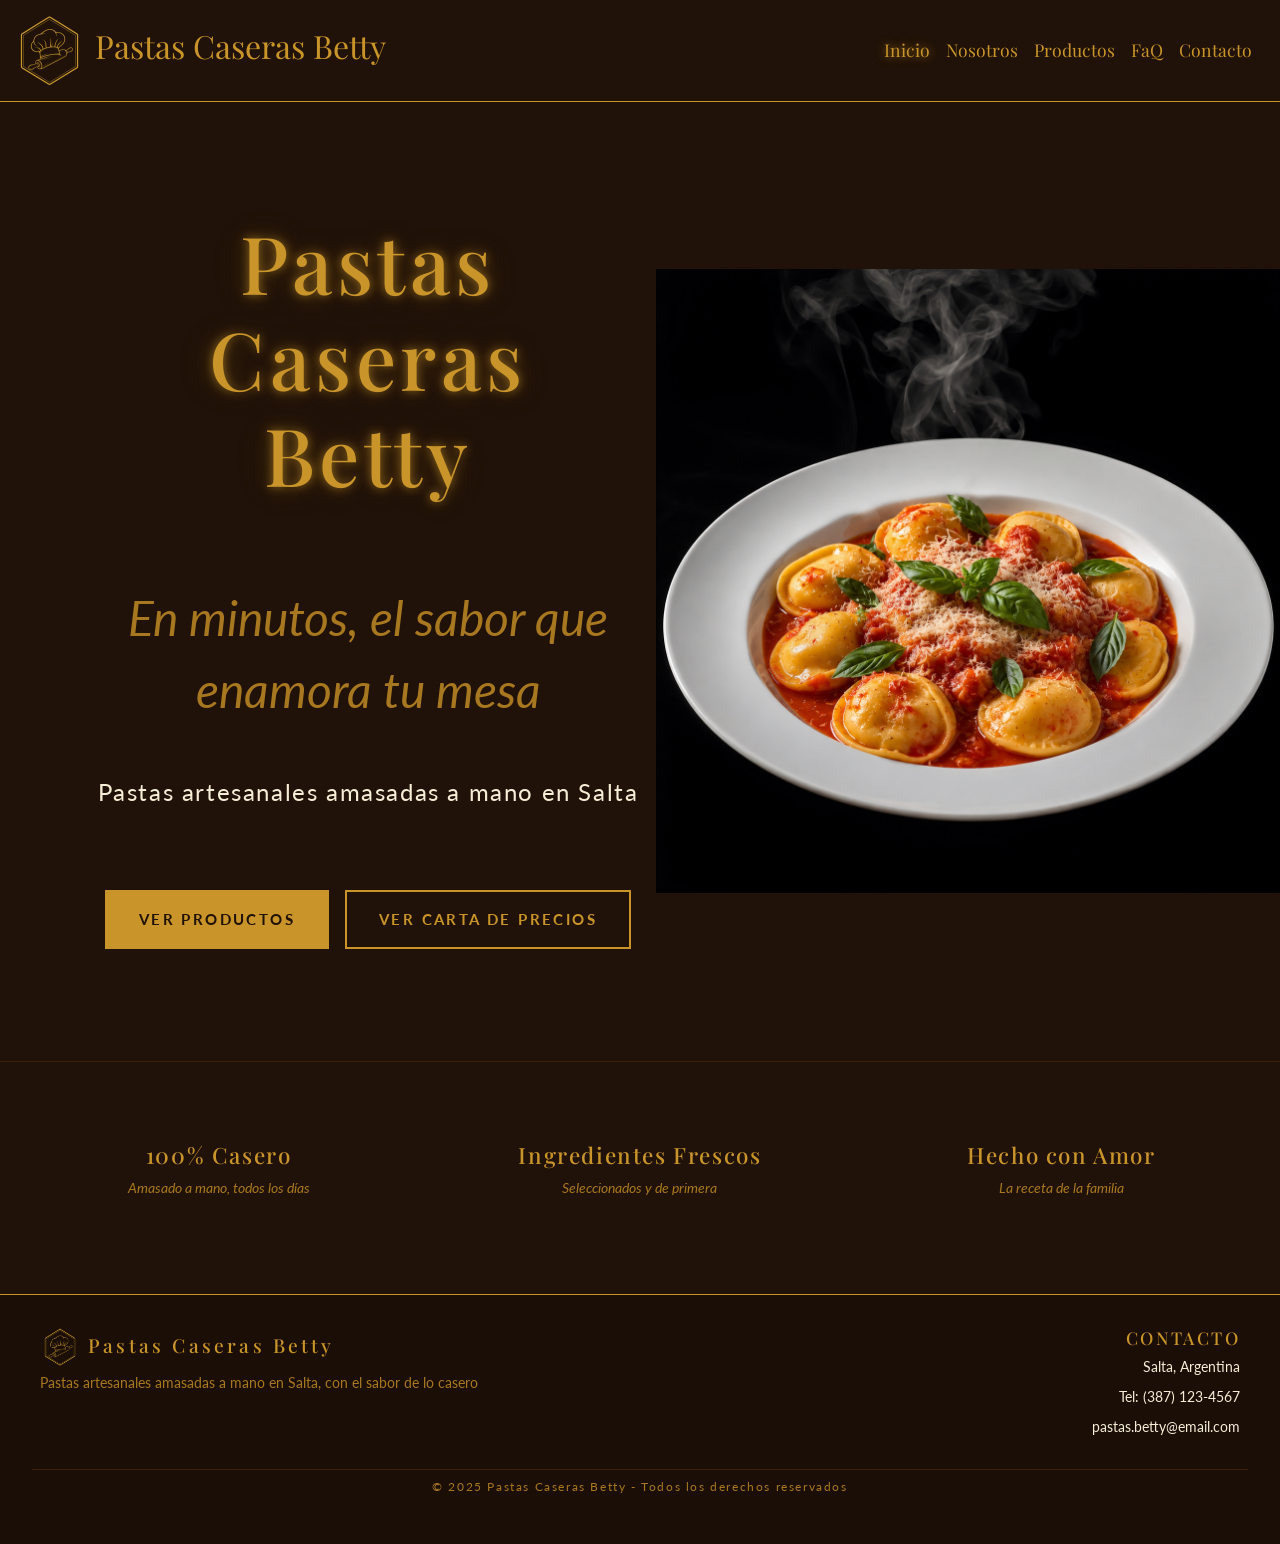
<file: index.html>
<!doctype html>
<html lang="es">
  <head>
    <meta charset="UTF-8" />
    <meta name="viewport" content="width=device-width, initial-scale=1.0" />
    <meta name="description" content="Pastas caseras artesanales amasadas a mano en Salta. Sorrentinos, ravioles y más, con el sabor de lo casero. Conocé nuestra carta." />
    <meta name="keywords" content="pastas caseras, pastas artesanales, sorrentinos Salta, ravioles caseros, comida casera Salta" />

    <!-- GOOGLE FONTS -->
    <link rel="preconnect" href="https://fonts.googleapis.com" />
    <link rel="preconnect" href="https://fonts.gstatic.com" crossorigin />
    <link
      href="https://fonts.googleapis.com/css2?family=Lato:ital,wght@0,100;0,300;0,400;0,700;0,900;1,100;1,300;1,400;1,700;1,900&family=Playfair+Display:ital,wght@0,400..900;1,400..900&display=swap"
      rel="stylesheet"
    />

    <!-- BOOTSTRAP -->
    <link
      href="https://cdn.jsdelivr.net/npm/bootstrap@5.3.8/dist/css/bootstrap.min.css"
      rel="stylesheet"
      integrity="sha384-sRIl4kxILFvY47J16cr9ZwB07vP4J8+LH7qKQnuqkuIAvNWLzeN8tE5YBujZqJLB"
      crossorigin="anonymous"
    />

    <!-- STYLES -->
    <link rel="stylesheet" href="./styles/styles.css" />

    <title>Inicio — Pastas Caseras Betty</title>
    <link rel="icon" href="./images/logotipo-sin-fondo-150x150.webp" type="image/webp" />
  </head>
  <body>
    <header>
      <!-- NAV -->
      <nav class="navbar" aria-label="Navegación principal">
        <div class="container-fluid">
          <a class="navbar-brand" href="index.html">
            <img src="./images/logotipo-sin-fondo-150x150.webp" alt="Logo Pastas caseras Betty" />
            <span class="d-none d-lg-inline">Pastas Caseras Betty</span>
          </a>
          <ul class="navbar-nav nav-desktop d-none d-lg-flex">
            <li class="nav-item">
              <a class="nav-link active" aria-current="page" href="./index.html">Inicio</a>
            </li>
            <li class="nav-item">
              <a class="nav-link" href="./nosotros.html">Nosotros</a>
            </li>
            <li class="nav-item">
              <a class="nav-link" href="./productos.html">Productos</a>
            </li>
            <li class="nav-item">
              <a class="nav-link" href="./faq.html">FaQ</a>
            </li>
            <li class="nav-item">
              <a class="nav-link" href="./contacto.html">Contacto</a>
            </li>
          </ul>
          <button class="navbar-toggler d-lg-none" type="button" data-bs-toggle="offcanvas" data-bs-target="#offcanvasNavbar" aria-controls="offcanvasNavbar" aria-label="Toggle navigation">
            <span class="navbar-toggler-icon"></span>
          </button>
          <div class="offcanvas offcanvas-end" tabindex="-1" id="offcanvasNavbar" aria-labelledby="offcanvasNavbarLabel">
            <div class="offcanvas-header">
              <h5 class="offcanvas-title" id="offcanvasNavbarLabel">Pastas Caseras Betty</h5>
              <button type="button" class="btn-close" data-bs-dismiss="offcanvas" aria-label="Close"></button>
            </div>
            <div class="offcanvas-body">
              <ul class="navbar-nav justify-content-end flex-grow-1 pe-3">
                <li class="nav-item">
                  <a class="nav-link active" aria-current="page" href="./index.html">Inicio</a>
                </li>
                <li class="nav-item">
                  <a class="nav-link" href="./nosotros.html">Nosotros</a>
                </li>
                <li class="nav-item">
                  <a class="nav-link" href="./productos.html">Productos</a>
                </li>
                <li class="nav-item">
                  <a class="nav-link" href="./faq.html">FaQ</a>
                </li>
                <li class="nav-item">
                  <a class="nav-link" href="./contacto.html">Contacto</a>
                </li>
              </ul>
            </div>
          </div>
        </div>
      </nav>
    </header>
    <!-- MAIN -->
    <main>
      <section class="hero">
        <div class="hero-contenido">
          <h1>Pastas Caseras Betty</h1>
          <p class="hero-subtitulo">En minutos, el sabor que enamora tu mesa</p>
          <p class="hero-bajada">Pastas artesanales amasadas a mano en Salta</p>
          <div class="hero-buttons">
            <a class="btn-dorado" href="./productos.html">Ver Productos</a>
            <a class="btn-dorado-outline" href="./Precios_Pastas.pdf" target="_blank" rel="noopener noreferrer">Ver carta de precios</a>
          </div>
        </div>
        <div class="hero-image">
          <img src="./images/plato-sorrentinos.png" alt="Plato de Sorrentinos" />
        </div>
      </section>

      <section class="valores">
        <div class="valor">
          <h3>100% Casero</h3>
          <p>Amasado a mano, todos los días</p>
        </div>
        <div class="valor">
          <h3>Ingredientes Frescos</h3>
          <p>Seleccionados y de primera</p>
        </div>
        <div class="valor">
          <h3>Hecho con Amor</h3>
          <p>La receta de la familia</p>
        </div>
      </section>
    </main>

    <!-- FOOTER -->
    <footer class="footer">
      <div class="footer-contenido">
        <div class="footer-marca">
          <div class="footer-marca-logo">
            <img src="./images/logotipo-sin-fondo-150x150.webp" alt="Logo Pastas Caseras Betty" />
            <h2>Pastas Caseras Betty</h2>
          </div>
          <p>Pastas artesanales amasadas a mano en Salta, con el sabor de lo casero</p>
        </div>

        <div class="footer-contacto">
          <h3>Contacto</h3>
          <ul>
            <li>Salta, Argentina</li>
            <li>Tel: (387) 123-4567</li>
            <li>pastas.betty@email.com</li>
          </ul>
        </div>
      </div>
      <div class="footer-copy">
        <p>&copy; 2025 Pastas Caseras Betty - Todos los derechos reservados</p>
      </div>
    </footer>
    <script
      src="https://cdn.jsdelivr.net/npm/bootstrap@5.3.8/dist/js/bootstrap.bundle.min.js"
      integrity="sha384-FKyoEForCGlyvwx9Hj09JcYn3nv7wiPVlz7YYwJrWVcXK/BmnVDxM+D2scQbITxI"
      crossorigin="anonymous"
    ></script>
  </body>
</html>
</file>
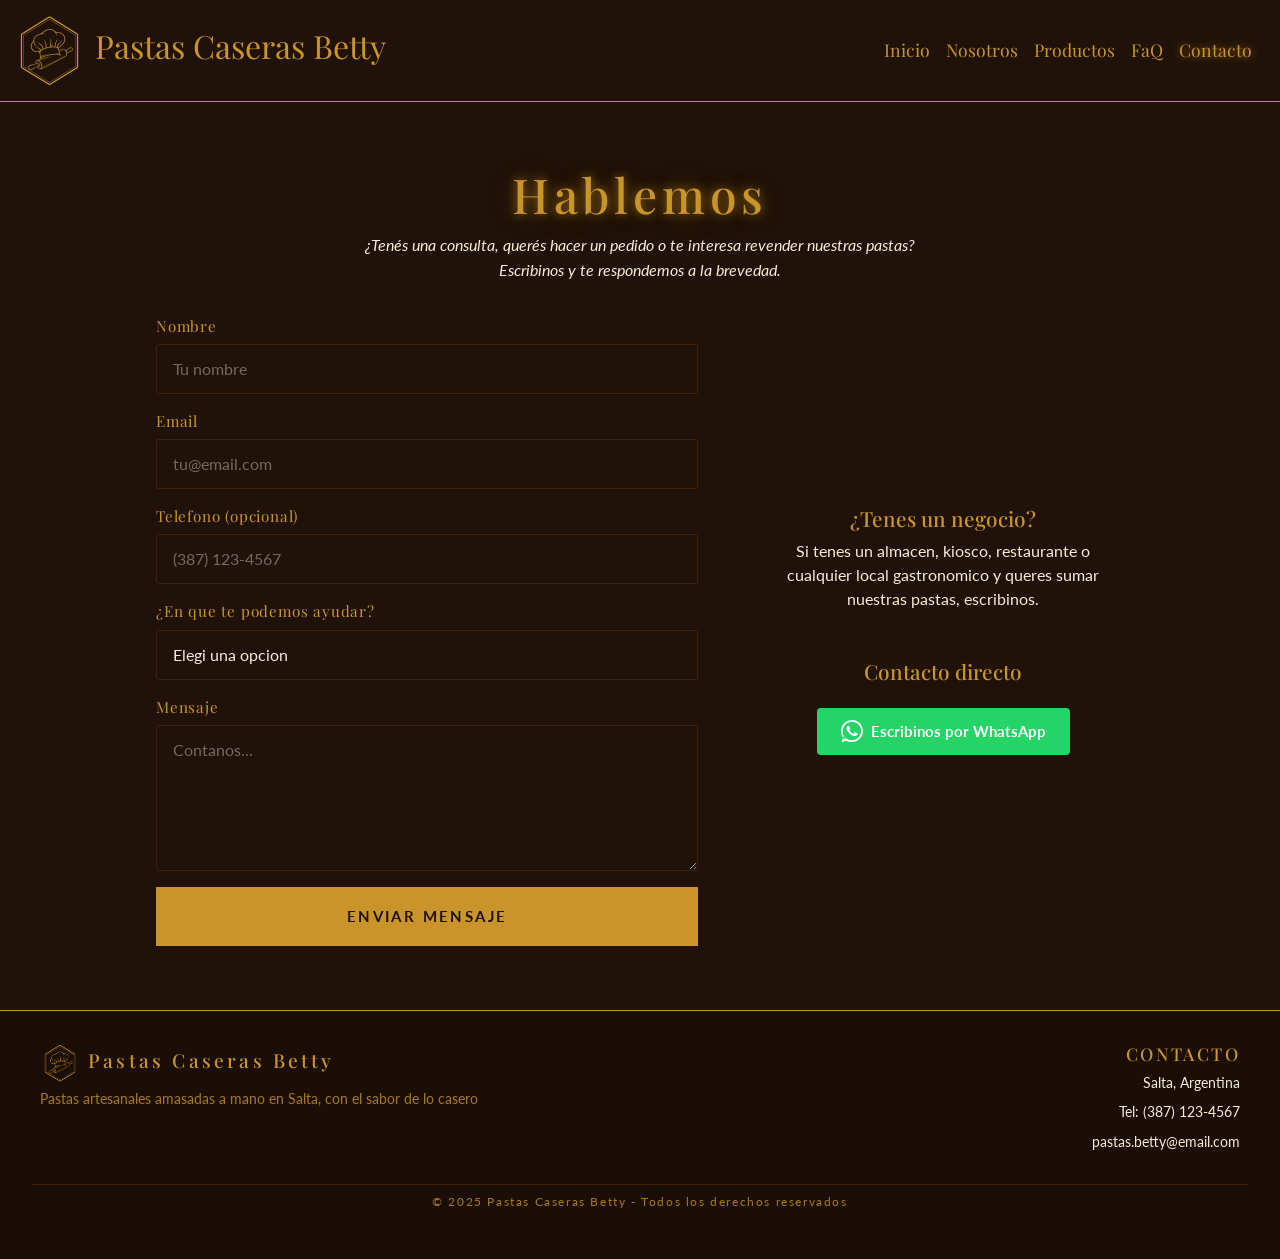
<file: contacto.html>
<!doctype html>
<html lang="es">
  <head>
    <meta charset="UTF-8" />
    <meta name="viewport" content="width=device-width, initial-scale=1.0" />
    <meta name="description" content="Contactate con Pastas Caseras Betty en Salta. Hacé tu pedido por teléfono o email y disfrutá del sabor casero en tu mesa." />
    <meta name="keywords" content="contacto, pedidos pastas Salta, teléfono, email, dirección Pastas Caseras Betty" />

    <!-- GOOGLE FONTS -->
    <link rel="preconnect" href="https://fonts.googleapis.com" />
    <link rel="preconnect" href="https://fonts.gstatic.com" crossorigin />
    <link
      href="https://fonts.googleapis.com/css2?family=Lato:ital,wght@0,100;0,300;0,400;0,700;0,900;1,100;1,300;1,400;1,700;1,900&family=Playfair+Display:ital,wght@0,400..900;1,400..900&display=swap"
      rel="stylesheet"
    />

    <!-- BOOTSTRAP -->
    <link
      href="https://cdn.jsdelivr.net/npm/bootstrap@5.3.8/dist/css/bootstrap.min.css"
      rel="stylesheet"
      integrity="sha384-sRIl4kxILFvY47J16cr9ZwB07vP4J8+LH7qKQnuqkuIAvNWLzeN8tE5YBujZqJLB"
      crossorigin="anonymous"
    />

    <!-- STYLES -->
    <link rel="stylesheet" href="./styles/styles.css" />

    <title>Contacto — Pastas Caseras Betty</title>
    <link rel="icon" href="./images/logotipo-sin-fondo-150x150.webp" type="image/webp" />
  </head>
  <body>
    <header>
      <!-- NAV -->
      <nav class="navbar" aria-label="Navegación principal">
        <div class="container-fluid">
          <a class="navbar-brand" href="index.html">
            <img src="./images/logotipo-sin-fondo-150x150.webp" alt="Logo Pastas caseras Betty" />
            <span class="d-none d-lg-inline">Pastas Caseras Betty</span>
          </a>
          <ul class="navbar-nav nav-desktop d-none d-lg-flex">
            <li class="nav-item">
              <a class="nav-link" href="./index.html">Inicio</a>
            </li>
            <li class="nav-item">
              <a class="nav-link" href="./nosotros.html">Nosotros</a>
            </li>
            <li class="nav-item">
              <a class="nav-link" href="./productos.html">Productos</a>
            </li>
            <li class="nav-item">
              <a class="nav-link" href="./faq.html">FaQ</a>
            </li>
            <li class="nav-item">
              <a class="nav-link active" aria-current="page" href="./contacto.html">Contacto</a>
            </li>
          </ul>
          <button class="navbar-toggler d-lg-none" type="button" data-bs-toggle="offcanvas" data-bs-target="#offcanvasNavbar" aria-controls="offcanvasNavbar" aria-label="Toggle navigation">
            <span class="navbar-toggler-icon"></span>
          </button>
          <div class="offcanvas offcanvas-end" tabindex="-1" id="offcanvasNavbar" aria-labelledby="offcanvasNavbarLabel">
            <div class="offcanvas-header">
              <h5 class="offcanvas-title" id="offcanvasNavbarLabel">Pastas Caseras Betty</h5>
              <button type="button" class="btn-close" data-bs-dismiss="offcanvas" aria-label="Close"></button>
            </div>
            <div class="offcanvas-body">
              <ul class="navbar-nav justify-content-end flex-grow-1 pe-3">
                <li class="nav-item">
                  <a class="nav-link" href="./index.html">Inicio</a>
                </li>
                <li class="nav-item">
                  <a class="nav-link" href="./nosotros.html">Nosotros</a>
                </li>
                <li class="nav-item">
                  <a class="nav-link" href="./productos.html">Productos</a>
                </li>
                <li class="nav-item">
                  <a class="nav-link" href="./faq.html">FaQ</a>
                </li>
                <li class="nav-item">
                  <a class="nav-link active" aria-current="page" href="./contacto.html">Contacto</a>
                </li>
              </ul>
            </div>
          </div>
        </div>
      </nav>
    </header>

    <!-- MAIN -->
    <main>
      <section class="contacto-hero">
        <h1>Hablemos</h1>
        <p>¿Tenés una consulta, querés hacer un pedido o te interesa revender nuestras pastas? Escribinos y te respondemos a la brevedad.</p>
      </section>

      <!-- FORMULARIO  -->
      <section class="contacto-contenido">
        <form class="contacto-form" action="#" method="post">
          <div class="form-grupo">
            <label for="nombre">Nombre</label>
            <input type="text" id="nombre" name="nombre" placeholder="Tu nombre" required />
          </div>

          <div class="form-grupo">
            <label for="email">Email</label>
            <input type="email" name="email" id="email" placeholder="tu@email.com" required />
          </div>

          <div class="form-grupo">
            <label for="telefono">Telefono <span class="campo-opcional">(opcional)</span></label>
            <input type="tel" id="telefono" name="telefono" placeholder="(387) 123-4567" />
          </div>

          <div class="form-grupo">
            <label for="asunto">¿En que te podemos ayudar?</label>
            <select name="asunto" id="asunto" required>
              <option value="" disabled selected>Elegi una opcion</option>
              <option value="consulta">Tengo una consulta</option>
              <option value="reventa">Quiero revender sus productos</option>
              <option value="otro">Otro</option>
            </select>
          </div>

          <div class="form-grupo">
            <label for="mensaje">Mensaje</label>
            <textarea name="mensaje" id="mensaje" rows="5" placeholder="Contanos..." required></textarea>
          </div>

          <button type="submit" class="btn-dorado">Enviar mensaje</button>
        </form>

        <aside class="contacto-datos">
          <div class="contacto-datos-bloque contacto-reventa">
            <h2>¿Tenes un negocio?</h2>
            <p>Si tenes un almacen, kiosco, restaurante o cualquier local gastronomico y queres sumar nuestras pastas, escribinos.</p>
          </div>

          <div class="contacto-datos-bloque">
            <h2>Contacto directo</h2>
            <a class="btn-whatsapp" href="https://wa.me/5493875760449?text=Hola%21%20Quiero%20consultar%20sobre%20las%20pastas%20caseras." target="_blank" rel="noopener noreferrer">
              <svg class="whatsapp-icono" viewBox="0 0 24 24" xmlns="http://www.w3.org/2000/svg">
                <path
                  d="M17.472 14.382c-.297-.149-1.758-.867-2.03-.967-.273-.099-.471-.148-.67.15-.197.297-.767.966-.94 1.164-.173.199-.347.223-.644.075-.297-.15-1.255-.463-2.39-1.475-.883-.788-1.48-1.761-1.653-2.059-.173-.297-.018-.458.13-.606.134-.133.298-.347.446-.52.149-.174.198-.298.298-.497.099-.198.05-.371-.025-.52-.075-.149-.669-1.612-.916-2.207-.242-.579-.487-.5-.669-.51-.173-.008-.371-.01-.57-.01-.198 0-.52.074-.792.372-.272.297-1.04 1.016-1.04 2.479 0 1.462 1.065 2.875 1.213 3.074.149.198 2.096 3.2 5.077 4.487.709.306 1.262.489 1.694.625.712.227 1.36.195 1.871.118.571-.085 1.758-.719 2.006-1.413.248-.694.248-1.289.173-1.413-.074-.124-.272-.198-.57-.347z"
                />
                <path
                  d="M12 0C5.373 0 0 5.373 0 12c0 2.625.846 5.059 2.284 7.034L.789 23.492a.5.5 0 00.611.611l4.458-1.495A11.945 11.945 0 0012 24c6.627 0 12-5.373 12-12S18.627 0 12 0zm0 22c-2.4 0-4.633-.78-6.44-2.098l-.377-.282-3.2 1.072 1.072-3.2-.282-.377A9.953 9.953 0 012 12C2 6.486 6.486 2 12 2s10 4.486 10 10-4.486 10-10 10z"
                />
              </svg>
              Escribinos por WhatsApp
            </a>
          </div>
        </aside>
      </section>
    </main>
    <!-- FOOTER -->
    <footer class="footer">
      <div class="footer-contenido">
        <div class="footer-marca">
          <div class="footer-marca-logo">
            <img src="./images/logotipo-sin-fondo-150x150.webp" alt="Logo Pastas Caseras Betty" />
            <h2>Pastas Caseras Betty</h2>
          </div>
          <p>Pastas artesanales amasadas a mano en Salta, con el sabor de lo casero</p>
        </div>

        <div class="footer-contacto">
          <h3>Contacto</h3>
          <ul>
            <li>Salta, Argentina</li>
            <li>Tel: (387) 123-4567</li>
            <li>pastas.betty@email.com</li>
          </ul>
        </div>
      </div>
      <div class="footer-copy">
        <p>&copy; 2025 Pastas Caseras Betty - Todos los derechos reservados</p>
      </div>
    </footer>
    <script
      src="https://cdn.jsdelivr.net/npm/bootstrap@5.3.8/dist/js/bootstrap.bundle.min.js"
      integrity="sha384-FKyoEForCGlyvwx9Hj09JcYn3nv7wiPVlz7YYwJrWVcXK/BmnVDxM+D2scQbITxI"
      crossorigin="anonymous"
    ></script>
  </body>
</html>
</file>
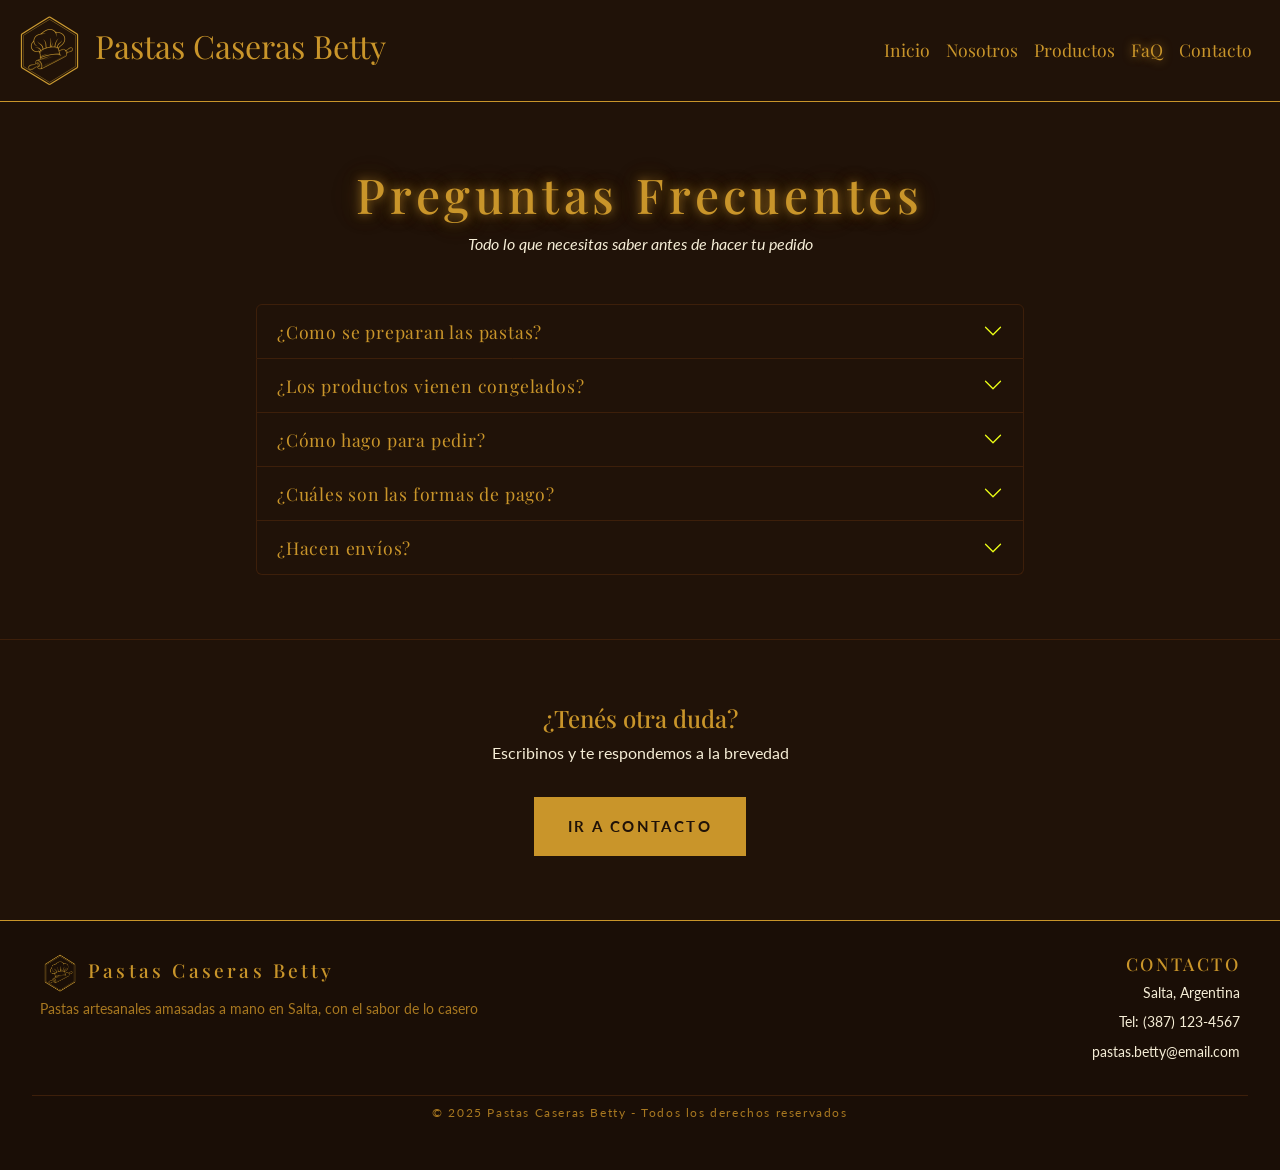
<file: faq.html>
<!doctype html>
<html lang="es">
  <head>
    <meta charset="UTF-8" />
    <meta name="viewport" content="width=device-width, initial-scale=1.0" />
    <meta name="description" content="Respondemos las preguntas más frecuentes sobre Pastas Caseras Betty: pedidos, envíos, formas de pago y conservación de nuestras pastas." />
    <meta name="keywords" content="preguntas frecuentes, FAQ pastas, pedidos, envíos Salta, conservación pastas caseras" />

    <!-- GOOGLE FONTS -->
    <link rel="preconnect" href="https://fonts.googleapis.com" />
    <link rel="preconnect" href="https://fonts.gstatic.com" crossorigin />
    <link
      href="https://fonts.googleapis.com/css2?family=Lato:ital,wght@0,100;0,300;0,400;0,700;0,900;1,100;1,300;1,400;1,700;1,900&family=Playfair+Display:ital,wght@0,400..900;1,400..900&display=swap"
      rel="stylesheet"
    />

    <!-- BOOTSTRAP -->
    <link
      href="https://cdn.jsdelivr.net/npm/bootstrap@5.3.8/dist/css/bootstrap.min.css"
      rel="stylesheet"
      integrity="sha384-sRIl4kxILFvY47J16cr9ZwB07vP4J8+LH7qKQnuqkuIAvNWLzeN8tE5YBujZqJLB"
      crossorigin="anonymous"
    />

    <!-- STYLES -->
    <link rel="stylesheet" href="./styles/styles.css" />

    <title>Preguntas Frecuentes — Pastas Caseras Betty</title>
    <link rel="icon" href="./images/logotipo-sin-fondo-150x150.webp" type="image/webp" />
  </head>
  <body>
    <header>
      <!-- NAV -->
      <nav class="navbar" aria-label="Navegación principal">
        <div class="container-fluid">
          <a class="navbar-brand" href="index.html">
            <img src="./images/logotipo-sin-fondo-150x150.webp" alt="Logo Pastas caseras Betty" />
            <span class="d-none d-lg-inline">Pastas Caseras Betty</span>
          </a>
          <ul class="navbar-nav nav-desktop d-none d-lg-flex">
            <li class="nav-item">
              <a class="nav-link" href="./index.html">Inicio</a>
            </li>
            <li class="nav-item">
              <a class="nav-link" href="./nosotros.html">Nosotros</a>
            </li>
            <li class="nav-item">
              <a class="nav-link" href="./productos.html">Productos</a>
            </li>
            <li class="nav-item">
              <a class="nav-link active" aria-current="page" href="./faq.html">FaQ</a>
            </li>
            <li class="nav-item">
              <a class="nav-link" href="./contacto.html">Contacto</a>
            </li>
          </ul>
          <button class="navbar-toggler d-lg-none" type="button" data-bs-toggle="offcanvas" data-bs-target="#offcanvasNavbar" aria-controls="offcanvasNavbar" aria-label="Toggle navigation">
            <span class="navbar-toggler-icon"></span>
          </button>
          <div class="offcanvas offcanvas-end" tabindex="-1" id="offcanvasNavbar" aria-labelledby="offcanvasNavbarLabel">
            <div class="offcanvas-header">
              <h5 class="offcanvas-title" id="offcanvasNavbarLabel">Pastas Caseras Betty</h5>
              <button type="button" class="btn-close" data-bs-dismiss="offcanvas" aria-label="Close"></button>
            </div>
            <div class="offcanvas-body">
              <ul class="navbar-nav justify-content-end flex-grow-1 pe-3">
                <li class="nav-item">
                  <a class="nav-link" href="./index.html">Inicio</a>
                </li>
                <li class="nav-item">
                  <a class="nav-link" href="./nosotros.html">Nosotros</a>
                </li>
                <li class="nav-item">
                  <a class="nav-link" href="./productos.html">Productos</a>
                </li>
                <li class="nav-item">
                  <a class="nav-link active" aria-current="page" href="./faq.html">FaQ</a>
                </li>
                <li class="nav-item">
                  <a class="nav-link" href="./contacto.html">Contacto</a>
                </li>
              </ul>
            </div>
          </div>
        </div>
      </nav>
    </header>

    <!-- MAIN -->
    <main>
      <section class="faq-hero">
        <h1>Preguntas Frecuentes</h1>
        <p>Todo lo que necesitas saber antes de hacer tu pedido</p>
      </section>

      <section class="faq-contenido">
        <div class="accordion" id="faqAccordion">
          <div class="accordion-item">
            <h2 class="accordion-header">
              <button class="accordion-button collapsed" type="button" data-bs-toggle="collapse" data-bs-target="#faq1" aria-expanded="false" aria-controls="faq1">
                ¿Como se preparan las pastas?
              </button>
            </h2>
            <div id="faq1" class="accordion-collapse collapse" data-bs-parent="#faqAccordion">
              <div class="accordion-body">
                Los sorrentinos, sorrentinos verdes, ravioles, capeletis y fideos se cocinan directo en agua hirviendo, sin descongelar — en pocos minutos están listos. Los canelones, lasañas y tartas
                vienen listos para calentar en horno o microondas.
              </div>
            </div>
          </div>

          <div class="accordion-item">
            <h2 class="accordion-header">
              <button class="accordion-button collapsed" type="button" data-bs-toggle="collapse" data-bs-target="#faq2" aria-expanded="false" aria-controls="faq2">
                ¿Los productos vienen congelados?
              </button>
            </h2>
            <div id="faq2" class="accordion-collapse collapse" data-bs-parent="#faqAccordion">
              <div class="accordion-body">
                Sí, los congelamos apenas los terminamos de amasar para conservar la frescura y el sabor. No usamos conservantes — el frío es lo único que los mantiene como recién hechos.
              </div>
            </div>
          </div>

          <div class="accordion-item">
            <h2 class="accordion-header">
              <button class="accordion-button collapsed" type="button" data-bs-toggle="collapse" data-bs-target="#faq3" aria-expanded="false" aria-controls="faq3">¿Cómo hago para pedir?</button>
            </h2>
            <div id="faq3" class="accordion-collapse collapse" data-bs-parent="#faqAccordion">
              <div class="accordion-body">
                Nos escribís por WhatsApp al 387 576-0449 indicando qué productos querés y la cantidad. Te confirmamos disponibilidad y coordinamos la entrega o el retiro.
              </div>
            </div>
          </div>

          <div class="accordion-item">
            <h2 class="accordion-header">
              <button class="accordion-button collapsed" type="button" data-bs-toggle="collapse" data-bs-target="#faq4" aria-expanded="false" aria-controls="faq4">
                ¿Cuáles son las formas de pago?
              </button>
            </h2>
            <div id="faq4" class="accordion-collapse collapse" data-bs-parent="#faqAccordion">
              <div class="accordion-body">Aceptamos efectivo y transferencia bancaria. Para transferencias, nuestro alias es luna.pastas. El pago se realiza al momento de la entrega o retiro.</div>
            </div>
          </div>

          <div class="accordion-item">
            <h2 class="accordion-header">
              <button class="accordion-button collapsed" type="button" data-bs-toggle="collapse" data-bs-target="#faq5" aria-expanded="false" aria-controls="faq5">¿Hacen envíos?</button>
            </h2>
            <div id="faq5" class="accordion-collapse collapse" data-bs-parent="#faqAccordion">
              <div class="accordion-body">
                Sí, hacemos envíos dentro de nuestra zona en la ciudad de Salta. Si necesitás un pedido en cantidad (para eventos, reuniones o tu negocio), llegamos a otras zonas — consultanos y lo
                coordinamos. Para cantidades grandes, te recomendamos encargar con al menos 48 horas de anticipación.
              </div>
            </div>
          </div>
        </div>
      </section>

      <section class="faq-cta">
        <h2>¿Tenés otra duda?</h2>
        <p>Escribinos y te respondemos a la brevedad</p>
        <a class="btn-dorado" href="./contacto.html">Ir a contacto</a>
      </section>
    </main>
    <!-- FOOTER -->
    <footer class="footer">
      <div class="footer-contenido">
        <div class="footer-marca">
          <div class="footer-marca-logo">
            <img src="./images/logotipo-sin-fondo-150x150.webp" alt="Logo Pastas Caseras Betty" />
            <h2>Pastas Caseras Betty</h2>
          </div>
          <p>Pastas artesanales amasadas a mano en Salta, con el sabor de lo casero</p>
        </div>

        <div class="footer-contacto">
          <h3>Contacto</h3>
          <ul>
            <li>Salta, Argentina</li>
            <li>Tel: (387) 123-4567</li>
            <li>pastas.betty@email.com</li>
          </ul>
        </div>
      </div>
      <div class="footer-copy">
        <p>&copy; 2025 Pastas Caseras Betty - Todos los derechos reservados</p>
      </div>
    </footer>
    <script
      src="https://cdn.jsdelivr.net/npm/bootstrap@5.3.8/dist/js/bootstrap.bundle.min.js"
      integrity="sha384-FKyoEForCGlyvwx9Hj09JcYn3nv7wiPVlz7YYwJrWVcXK/BmnVDxM+D2scQbITxI"
      crossorigin="anonymous"
    ></script>
  </body>
</html>
</file>
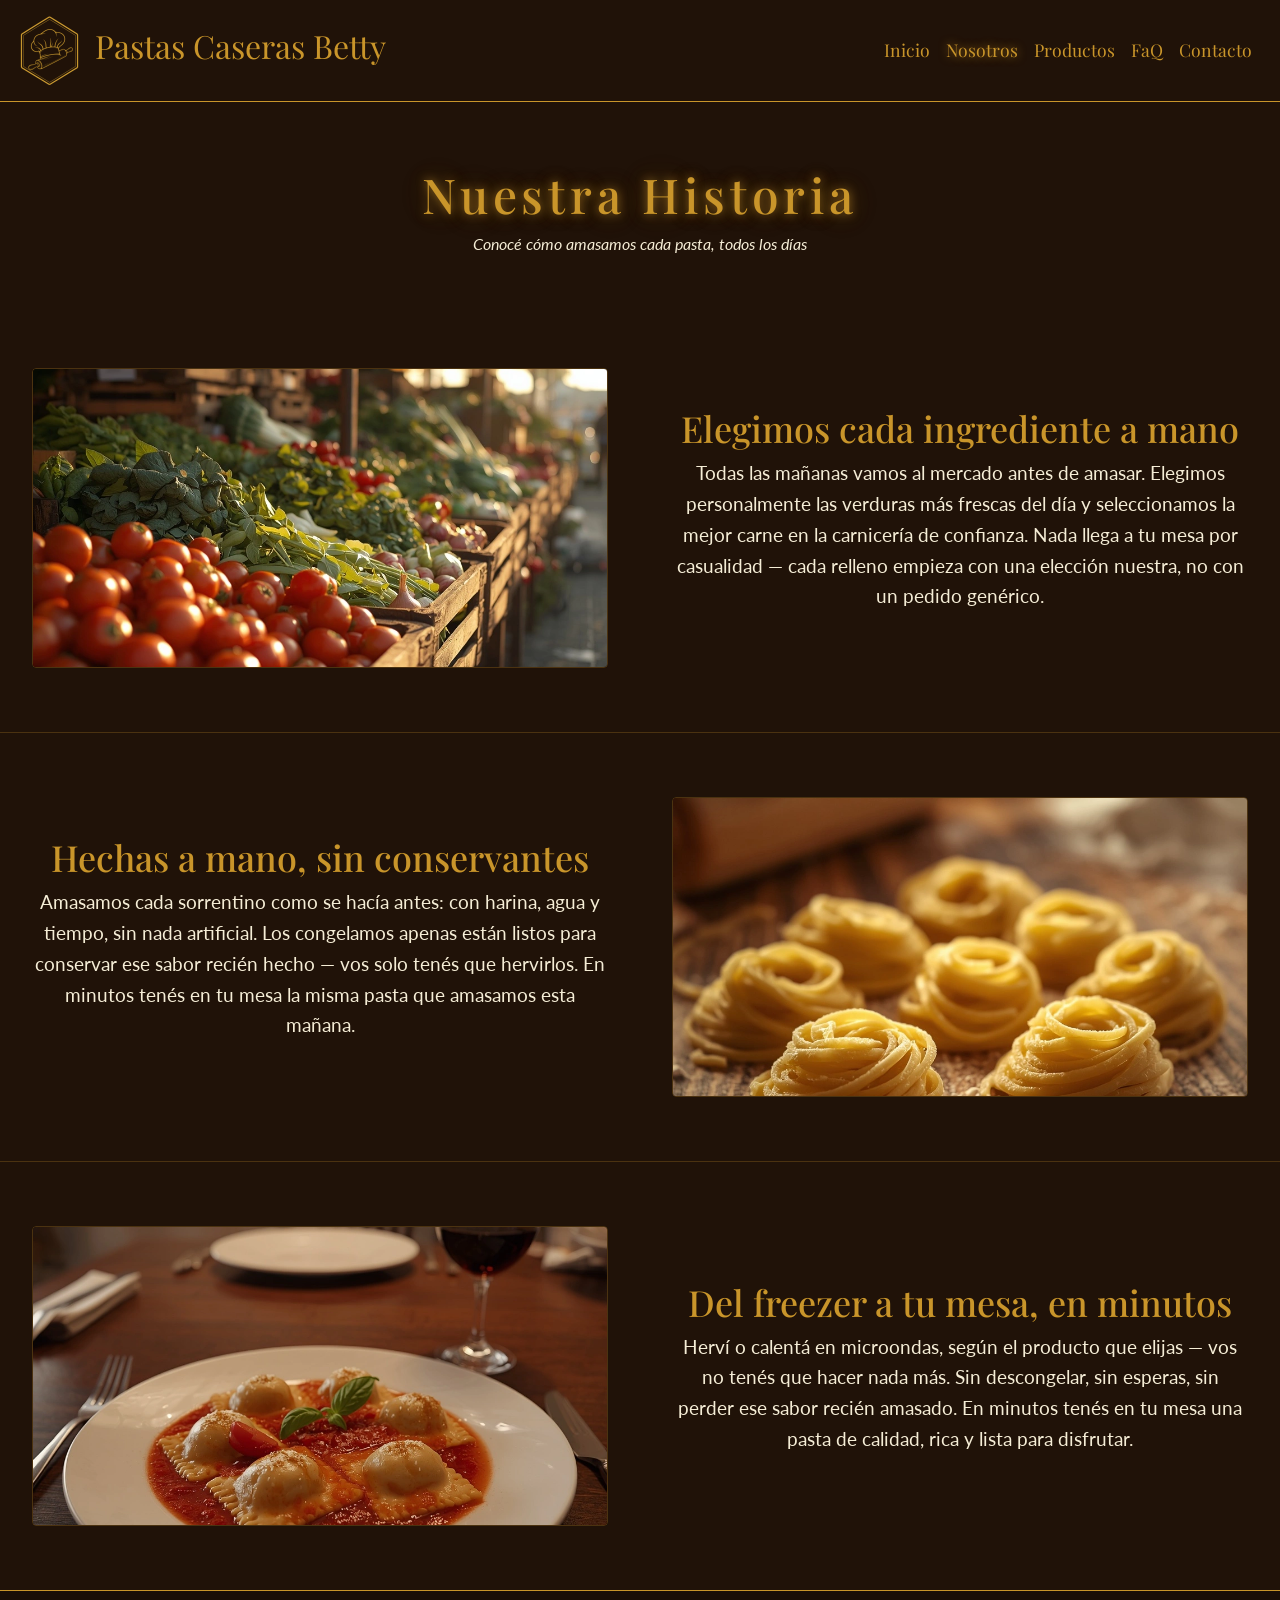
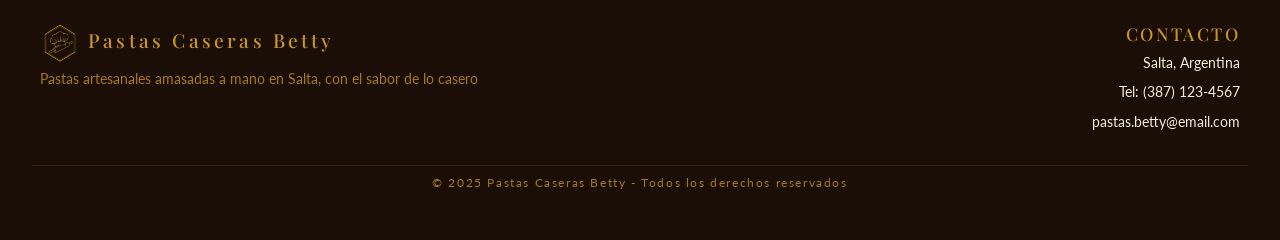
<file: nosotros.html>
<!doctype html>
<html lang="es">
  <head>
    <meta charset="UTF-8" />
    <meta name="viewport" content="width=device-width, initial-scale=1.0" />
    <meta name="description" content="Conocé la historia de Pastas Caseras Betty: un negocio familiar y artesanal que amasa pastas a mano en Salta con recetas tradicionales." />
    <meta name="keywords" content="Pastas Caseras Betty, historia, negocio familiar, pastas artesanales Salta, tradición" />

    <!-- GOOGLE FONTS -->
    <link rel="preconnect" href="https://fonts.googleapis.com" />
    <link rel="preconnect" href="https://fonts.gstatic.com" crossorigin />
    <link
      href="https://fonts.googleapis.com/css2?family=Lato:ital,wght@0,100;0,300;0,400;0,700;0,900;1,100;1,300;1,400;1,700;1,900&family=Playfair+Display:ital,wght@0,400..900;1,400..900&display=swap"
      rel="stylesheet"
    />

    <!-- BOOTSTRAP -->
    <link
      href="https://cdn.jsdelivr.net/npm/bootstrap@5.3.8/dist/css/bootstrap.min.css"
      rel="stylesheet"
      integrity="sha384-sRIl4kxILFvY47J16cr9ZwB07vP4J8+LH7qKQnuqkuIAvNWLzeN8tE5YBujZqJLB"
      crossorigin="anonymous"
    />

    <!-- STYLES -->
    <link rel="stylesheet" href="./styles/styles.css" />

    <title>Nosotros — Pastas Caseras Betty</title>
    <link rel="icon" href="./images/logotipo-sin-fondo-150x150.webp" type="image/webp" />
  </head>
  <body>
    <header>
      <!-- NAV -->
      <nav class="navbar" aria-label="Navegación principal">
        <div class="container-fluid">
          <a class="navbar-brand" href="index.html">
            <img src="./images/logotipo-sin-fondo-150x150.webp" alt="Logo Pastas caseras Betty" />
            <span class="d-none d-lg-inline">Pastas Caseras Betty</span>
          </a>
          <ul class="navbar-nav nav-desktop d-none d-lg-flex">
            <li class="nav-item">
              <a class="nav-link" href="./index.html">Inicio</a>
            </li>
            <li class="nav-item">
              <a class="nav-link active" aria-current="page" href="./nosotros.html">Nosotros</a>
            </li>
            <li class="nav-item">
              <a class="nav-link" href="./productos.html">Productos</a>
            </li>
            <li class="nav-item">
              <a class="nav-link" href="./faq.html">FaQ</a>
            </li>
            <li class="nav-item">
              <a class="nav-link" href="./contacto.html">Contacto</a>
            </li>
          </ul>
          <button class="navbar-toggler d-lg-none" type="button" data-bs-toggle="offcanvas" data-bs-target="#offcanvasNavbar" aria-controls="offcanvasNavbar" aria-label="Toggle navigation">
            <span class="navbar-toggler-icon"></span>
          </button>
          <div class="offcanvas offcanvas-end" tabindex="-1" id="offcanvasNavbar" aria-labelledby="offcanvasNavbarLabel">
            <div class="offcanvas-header">
              <h5 class="offcanvas-title" id="offcanvasNavbarLabel">Pastas Caseras Betty</h5>
              <button type="button" class="btn-close" data-bs-dismiss="offcanvas" aria-label="Close"></button>
            </div>
            <div class="offcanvas-body">
              <ul class="navbar-nav justify-content-end flex-grow-1 pe-3">
                <li class="nav-item">
                  <a class="nav-link" href="./index.html">Inicio</a>
                </li>
                <li class="nav-item">
                  <a class="nav-link active" aria-current="page" href="./nosotros.html">Nosotros</a>
                </li>
                <li class="nav-item">
                  <a class="nav-link" href="./productos.html">Productos</a>
                </li>
                <li class="nav-item">
                  <a class="nav-link" href="./faq.html">FaQ</a>
                </li>
                <li class="nav-item">
                  <a class="nav-link" href="./contacto.html">Contacto</a>
                </li>
              </ul>
            </div>
          </div>
        </div>
      </nav>
    </header>

    <!-- MAIN -->
    <main>
      <section class="nosotros-hero">
        <h1>Nuestra Historia</h1>
        <p>Conocé cómo amasamos cada pasta, todos los días</p>
      </section>

      <section class="nosotros-bloque">
        <div class="nosotros-img">
          <img src="./images/nosotros.webp" alt="Verduras frescas seleccionadas" />
        </div>
        <div class="nosotros-txt">
          <h2>Elegimos cada ingrediente a mano</h2>
          <p>
            Todas las mañanas vamos al mercado antes de amasar. Elegimos personalmente las verduras más frescas del día y seleccionamos la mejor carne en la carnicería de confianza. Nada llega a tu
            mesa por casualidad — cada relleno empieza con una elección nuestra, no con un pedido genérico.
          </p>
        </div>
      </section>
      <section class="nosotros-bloque nosotros-bloque--invertido">
        <div class="nosotros-img">
          <img src="./images/nosotros-invertido.webp" alt="Fideos caseros recién amasados" />
        </div>
        <div class="nosotros-txt">
          <h2>Hechas a mano, sin conservantes</h2>
          <p>
            Amasamos cada sorrentino como se hacía antes: con harina, agua y tiempo, sin nada artificial. Los congelamos apenas están listos para conservar ese sabor recién hecho — vos solo tenés que
            hervirlos. En minutos tenés en tu mesa la misma pasta que amasamos esta mañana.
          </p>
        </div>
      </section>
      <section class="nosotros-bloque">
        <div class="nosotros-img">
          <img src="./images/nosotros-tercer.webp" alt="Ravioles cocinados" />
        </div>
        <div class="nosotros-txt">
          <h2>Del freezer a tu mesa, en minutos</h2>
          <p>
            Herví o calentá en microondas, según el producto que elijas — vos no tenés que hacer nada más. Sin descongelar, sin esperas, sin perder ese sabor recién amasado. En minutos tenés en tu
            mesa una pasta de calidad, rica y lista para disfrutar.
          </p>
        </div>
      </section>
    </main>

    <!-- FOOTER -->
    <footer class="footer">
      <div class="footer-contenido">
        <div class="footer-marca">
          <div class="footer-marca-logo">
            <img src="./images/logotipo-sin-fondo-150x150.webp" alt="Logo Pastas Caseras Betty" />
            <h2>Pastas Caseras Betty</h2>
          </div>
          <p>Pastas artesanales amasadas a mano en Salta, con el sabor de lo casero</p>
        </div>

        <div class="footer-contacto">
          <h3>Contacto</h3>
          <ul>
            <li>Salta, Argentina</li>
            <li>Tel: (387) 123-4567</li>
            <li>pastas.betty@email.com</li>
          </ul>
        </div>
      </div>
      <div class="footer-copy">
        <p>&copy; 2025 Pastas Caseras Betty - Todos los derechos reservados</p>
      </div>
    </footer>
    <script
      src="https://cdn.jsdelivr.net/npm/bootstrap@5.3.8/dist/js/bootstrap.bundle.min.js"
      integrity="sha384-FKyoEForCGlyvwx9Hj09JcYn3nv7wiPVlz7YYwJrWVcXK/BmnVDxM+D2scQbITxI"
      crossorigin="anonymous"
    ></script>
  </body>
</html>
</file>
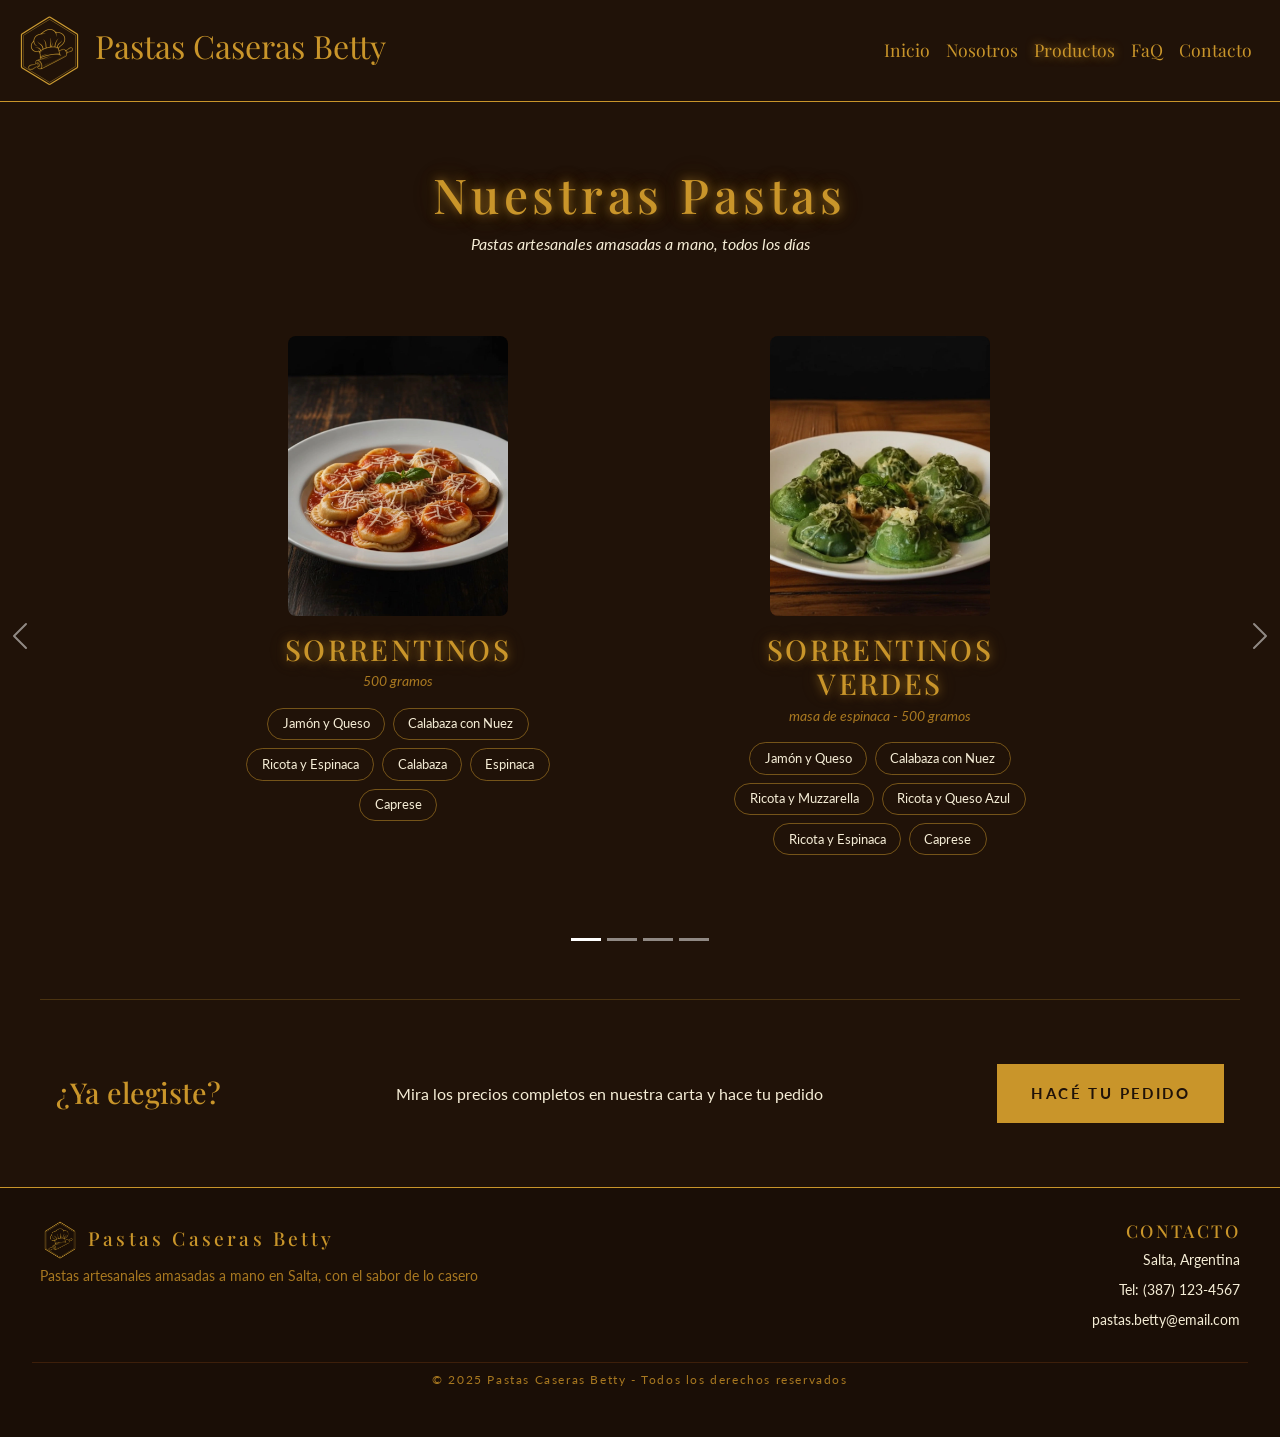
<file: productos.html>
<!doctype html>
<html lang="es">
  <head>
    <meta charset="UTF-8" />
    <meta name="viewport" content="width=device-width, initial-scale=1.0" />
    <meta
      name="description"
      content="Descubrí nuestra carta completa de pastas caseras: sorrentinos, ravioles, capeletis, canelones, lasañas, tartas y fideos frescos. Amasadas a mano todos los días en Salta."
    />
    <meta name="keywords" content="carta de pastas, menú pastas caseras, sorrentinos, ravioles, capeletis, canelones, lasañas, tartas, fideos frescos, Salta" />

    <!-- GOOGLE FONTS -->
    <link rel="preconnect" href="https://fonts.googleapis.com" />
    <link rel="preconnect" href="https://fonts.gstatic.com" crossorigin />
    <link
      href="https://fonts.googleapis.com/css2?family=Lato:ital,wght@0,100;0,300;0,400;0,700;0,900;1,100;1,300;1,400;1,700;1,900&family=Playfair+Display:ital,wght@0,400..900;1,400..900&display=swap"
      rel="stylesheet"
    />

    <!-- BOOTSTRAP -->
    <link
      href="https://cdn.jsdelivr.net/npm/bootstrap@5.3.8/dist/css/bootstrap.min.css"
      rel="stylesheet"
      integrity="sha384-sRIl4kxILFvY47J16cr9ZwB07vP4J8+LH7qKQnuqkuIAvNWLzeN8tE5YBujZqJLB"
      crossorigin="anonymous"
    />

    <!-- STYLES -->
    <link rel="stylesheet" href="./styles/styles.css" />

    <title>Productos — Pastas Caseras Betty</title>
    <link rel="icon" href="./images/logotipo-sin-fondo-150x150.webp" type="image/webp" />
  </head>
  <body>
    <!-- NAV -->
    <header>
      <nav class="navbar" aria-label="Navegación principal">
        <div class="container-fluid">
          <a class="navbar-brand" href="index.html">
            <img src="./images/logotipo-sin-fondo-150x150.webp" alt="Logo Pastas caseras Betty" />
            <span class="d-none d-lg-inline">Pastas Caseras Betty</span>
          </a>
          <ul class="navbar-nav nav-desktop d-none d-lg-flex">
            <li class="nav-item">
              <a class="nav-link" href="./index.html">Inicio</a>
            </li>
            <li class="nav-item">
              <a class="nav-link" href="./nosotros.html">Nosotros</a>
            </li>
            <li class="nav-item">
              <a class="nav-link active" aria-current="page" href="./productos.html">Productos</a>
            </li>
            <li class="nav-item">
              <a class="nav-link" href="./faq.html">FaQ</a>
            </li>
            <li class="nav-item">
              <a class="nav-link" href="./contacto.html">Contacto</a>
            </li>
          </ul>
          <button class="navbar-toggler d-lg-none" type="button" data-bs-toggle="offcanvas" data-bs-target="#offcanvasNavbar" aria-controls="offcanvasNavbar" aria-label="Toggle navigation">
            <span class="navbar-toggler-icon"></span>
          </button>
          <div class="offcanvas offcanvas-end" tabindex="-1" id="offcanvasNavbar" aria-labelledby="offcanvasNavbarLabel">
            <div class="offcanvas-header">
              <h5 class="offcanvas-title" id="offcanvasNavbarLabel">Pastas Caseras Betty</h5>
              <button type="button" class="btn-close" data-bs-dismiss="offcanvas" aria-label="Close"></button>
            </div>
            <div class="offcanvas-body">
              <ul class="navbar-nav justify-content-end flex-grow-1 pe-3">
                <li class="nav-item">
                  <a class="nav-link" href="./index.html">Inicio</a>
                </li>
                <li class="nav-item">
                  <a class="nav-link" href="./nosotros.html">Nosotros</a>
                </li>
                <li class="nav-item">
                  <a class="nav-link active" aria-current="page" href="./productos.html">Productos</a>
                </li>
                <li class="nav-item">
                  <a class="nav-link" href="./faq.html">FaQ</a>
                </li>
                <li class="nav-item">
                  <a class="nav-link" href="./contacto.html">Contacto</a>
                </li>
              </ul>
            </div>
          </div>
        </div>
      </nav>
    </header>
    <!-- MAIN -->
    <main>
      <section class="productos-hero">
        <h1>Nuestras Pastas</h1>
        <p>Pastas artesanales amasadas a mano, todos los días</p>
      </section>

      <section class="productos-carousel">
        <div class="d-lg-none">
          <div id="carouselproductos" class="carousel slide" data-bs-ride="carousel">
            <div class="carousel-indicators">
              <button type="button" data-bs-target="#carouselproductos" data-bs-slide-to="0" class="active" aria-current="true" aria-label="Sorrentinos"></button>
              <button type="button" data-bs-target="#carouselproductos" data-bs-slide-to="1" aria-label="Sorrentinos Verdes"></button>
              <button type="button" data-bs-target="#carouselproductos" data-bs-slide-to="2" aria-label="Ravioles"></button>
              <button type="button" data-bs-target="#carouselproductos" data-bs-slide-to="3" aria-label="Capeletis"></button>
              <button type="button" data-bs-target="#carouselproductos" data-bs-slide-to="4" aria-label="Canelones"></button>
              <button type="button" data-bs-target="#carouselproductos" data-bs-slide-to="5" aria-label="Lasañas"></button>
              <button type="button" data-bs-target="#carouselproductos" data-bs-slide-to="6" aria-label="Fideos"></button>
              <button type="button" data-bs-target="#carouselproductos" data-bs-slide-to="7" aria-label="Tartas"></button>
            </div>

            <div class="carousel-inner">
              <div class="carousel-item active">
                <article class="producto-card">
                  <img class="producto-img" src="./images/sorrentinos.webp" alt="Sorrentinos caseros con salsa" />
                  <h2>Sorrentinos</h2>
                  <p class="producto-formato">500 gramos</p>
                  <ul class="producto-variedades">
                    <li>Jamón y Queso</li>
                    <li>Calabaza con Nuez</li>
                    <li>Ricota y Espinaca</li>
                    <li>Calabaza</li>
                    <li>Espinaca</li>
                    <li>Caprese</li>
                  </ul>
                </article>
              </div>

              <div class="carousel-item">
                <article class="producto-card">
                  <img class="producto-img" src="./images/sorrentinos-verdes.webp" alt="Sorrentinos verde con salsa" />
                  <h2>Sorrentinos Verdes</h2>
                  <p class="producto-formato">masa de espinaca - 500 gramos</p>
                  <ul class="producto-variedades">
                    <li>Jamón y Queso</li>
                    <li>Calabaza con Nuez</li>
                    <li>Ricota y Muzzarella</li>
                    <li>Ricota y Queso Azul</li>
                    <li>Ricota y Espinaca</li>
                    <li>Caprese</li>
                  </ul>
                </article>
              </div>

              <div class="carousel-item">
                <article class="producto-card">
                  <img class="producto-img" src="./images/ravioles.webp" alt="Ravioles caseros con salsa" />
                  <h2>Ravioles</h2>
                  <p class="producto-formato">500 gramos</p>
                  <ul class="producto-variedades">
                    <li>Jamón y Queso</li>
                    <li>Calabaza con Nuez</li>
                    <li>Ricota y Espinaca</li>
                    <li>Calabaza</li>
                    <li>Espinaca</li>
                  </ul>
                </article>
              </div>

              <div class="carousel-item">
                <article class="producto-card">
                  <img class="producto-img" src="./images/capeletis.webp" alt="Capeletis caseros con salsa" />
                  <h2>Capeletis</h2>
                  <p class="producto-formato">500 gramos</p>
                  <ul class="producto-variedades">
                    <li>Jamón y Queso</li>
                  </ul>
                </article>
              </div>

              <div class="carousel-item">
                <article class="producto-card">
                  <img class="producto-img" src="./images/fideos.webp" alt="Fideos caseros con salsa" />
                  <h2>Fideos</h2>
                  <p class="producto-formato">500 gramos</p>
                  <ul class="producto-variedades">
                    <li>Huevo</li>
                    <li>Espinaca</li>
                  </ul>
                </article>
              </div>

              <div class="carousel-item">
                <article class="producto-card">
                  <img class="producto-img" src="./images/canelones.webp" alt="Canelones caseros con salsa" />
                  <h2>Canelones</h2>
                  <p class="producto-formato">3 unidades</p>
                  <ul class="producto-variedades">
                    <li>Carne</li>
                    <li>Pollo</li>
                    <li>Verduras</li>
                    <li>Choclo</li>
                  </ul>
                </article>
              </div>

              <div class="carousel-item">
                <article class="producto-card">
                  <img class="producto-img" src="./images/lasaña.webp" alt="Lasaña casera" />
                  <h2>Lasañas</h2>
                  <ul class="producto-variedades">
                    <li>Carne</li>
                    <li>Pollo</li>
                    <li>Verduras</li>
                    <li>Choclo</li>
                  </ul>
                </article>
              </div>

              <div class="carousel-item">
                <article class="producto-card">
                  <img class="producto-img" src="./images/tartas.webp" alt="Tarta casera de verduras" />
                  <h2>Tartas</h2>
                  <ul class="producto-variedades">
                    <li>Jamón y Queso</li>
                    <li>Verduras</li>
                    <li>Choclo</li>
                    <li>Pollo</li>
                    <li>Atún</li>
                  </ul>
                </article>
              </div>
            </div>

            <button class="carousel-control-prev" type="button" data-bs-target="#carouselproductos" data-bs-slide="prev">
              <span class="carousel-control-prev-icon" aria-hidden="true"></span>
              <span class="visually-hidden">Anterior</span>
            </button>
            <button class="carousel-control-next" type="button" data-bs-target="#carouselproductos" data-bs-slide="next">
              <span class="carousel-control-next-icon" aria-hidden="true"></span>
              <span class="visually-hidden">Siguiente</span>
            </button>
          </div>
        </div>

        <div class="d-none d-lg-block">
          <div id="carouselDesktop" class="carousel slide" data-bs-ride="carousel">
            <div class="carousel-indicators">
              <button type="button" data-bs-target="#carouselDesktop" data-bs-slide-to="0" class="active" aria-label="Grupo 1"></button>
              <button type="button" data-bs-target="#carouselDesktop" data-bs-slide-to="1" aria-label="Grupo 2"></button>
              <button type="button" data-bs-target="#carouselDesktop" data-bs-slide-to="2" aria-label="Grupo 3"></button>
              <button type="button" data-bs-target="#carouselDesktop" data-bs-slide-to="3" aria-label="Grupo 4"></button>
            </div>

            <!-- DESKTOP -->
            <div class="carousel-inner">
              <div class="carousel-item active">
                <div class="producto-fila">
                  <article class="producto-card">
                    <img class="producto-img" src="./images/sorrentinos.webp" alt="Sorrentinos caseros con salsa" />
                    <h2>Sorrentinos</h2>
                    <p class="producto-formato">500 gramos</p>
                    <ul class="producto-variedades">
                      <li>Jamón y Queso</li>
                      <li>Calabaza con Nuez</li>
                      <li>Ricota y Espinaca</li>
                      <li>Calabaza</li>
                      <li>Espinaca</li>
                      <li>Caprese</li>
                    </ul>
                  </article>

                  <article class="producto-card">
                    <img class="producto-img" src="./images/sorrentinos-verdes.webp" alt="Sorrentinos verde con salsa" />
                    <h2>Sorrentinos Verdes</h2>
                    <p class="producto-formato">masa de espinaca - 500 gramos</p>
                    <ul class="producto-variedades">
                      <li>Jamón y Queso</li>
                      <li>Calabaza con Nuez</li>
                      <li>Ricota y Muzzarella</li>
                      <li>Ricota y Queso Azul</li>
                      <li>Ricota y Espinaca</li>
                      <li>Caprese</li>
                    </ul>
                  </article>
                </div>
              </div>

              <div class="carousel-item">
                <div class="producto-fila">
                  <article class="producto-card">
                    <img class="producto-img" src="./images/ravioles.webp" alt="Ravioles caseros con salsa" />
                    <h2>Ravioles</h2>
                    <p class="producto-formato">500 gramos</p>
                    <ul class="producto-variedades">
                      <li>Jamón y Queso</li>
                      <li>Calabaza con Nuez</li>
                      <li>Ricota y Espinaca</li>
                      <li>Calabaza</li>
                      <li>Espinaca</li>
                    </ul>
                  </article>
                  <article class="producto-card">
                    <img class="producto-img" src="./images/capeletis.webp" alt="Capeletis caseros con salsa" />
                    <h2>Capeletis</h2>
                    <p class="producto-formato">500 gramos</p>
                    <ul class="producto-variedades">
                      <li>Jamón y Queso</li>
                    </ul>
                  </article>
                </div>
              </div>

              <div class="carousel-item">
                <div class="producto-fila">
                  <article class="producto-card">
                    <img class="producto-img" src="./images/fideos.webp" alt="Fideos caseros con salsa" />
                    <h2>Fideos</h2>
                    <p class="producto-formato">500 gramos</p>
                    <ul class="producto-variedades">
                      <li>Huevo</li>
                      <li>Espinaca</li>
                    </ul>
                  </article>

                  <article class="producto-card">
                    <img class="producto-img" src="./images/canelones.webp" alt="Canelones caseros con salsa" />
                    <h2>Canelones</h2>
                    <p class="producto-formato">3 unidades</p>
                    <ul class="producto-variedades">
                      <li>Carne</li>
                      <li>Pollo</li>
                      <li>Verduras</li>
                      <li>Choclo</li>
                    </ul>
                  </article>
                </div>
              </div>

              <div class="carousel-item">
                <div class="producto-fila">
                  <article class="producto-card">
                    <img class="producto-img" src="./images/lasaña.webp" alt="Lasaña casera" />
                    <h2>Lasañas</h2>
                    <ul class="producto-variedades">
                      <li>Carne</li>
                      <li>Pollo</li>
                      <li>Verduras</li>
                      <li>Choclo</li>
                    </ul>
                  </article>

                  <article class="producto-card">
                    <img class="producto-img" src="./images/tartas.webp" alt="Tarta casera de verduras" />
                    <h2>Tartas</h2>
                    <ul class="producto-variedades">
                      <li>Jamón y Queso</li>
                      <li>Verduras</li>
                      <li>Choclo</li>
                      <li>Pollo</li>
                      <li>Atún</li>
                    </ul>
                  </article>
                </div>
              </div>
            </div>

            <button class="carousel-control-prev" type="button" data-bs-target="#carouselDesktop" data-bs-slide="prev">
              <span class="carousel-control-prev-icon" aria-hidden="true"></span>
              <span class="visually-hidden">Anterior</span>
            </button>
            <button class="carousel-control-next" type="button" data-bs-target="#carouselDesktop" data-bs-slide="next">
              <span class="carousel-control-next-icon" aria-hidden="true"></span>
              <span class="visually-hidden">Siguiente</span>
            </button>
          </div>
        </div>
      </section>

      <section class="productos-cta">
        <h2>¿Ya elegiste?</h2>
        <p>Mira los precios completos en nuestra carta y hace tu pedido</p>
        <a class="btn-dorado" href="https://wa.me/5493875760449?text=Hola%21%20Quiero%20hacer%20un%20pedido%20de%20pastas." target="_blank" rel="noopener noreferrer">Hacé tu pedido</a>
      </section>
    </main>

    <!-- FOOTER -->
    <footer class="footer">
      <div class="footer-contenido">
        <div class="footer-marca">
          <div class="footer-marca-logo">
            <img src="./images/logotipo-sin-fondo-150x150.webp" alt="Logo Pastas Caseras Betty" />
            <h2>Pastas Caseras Betty</h2>
          </div>
          <p>Pastas artesanales amasadas a mano en Salta, con el sabor de lo casero</p>
        </div>

        <div class="footer-contacto">
          <h3>Contacto</h3>
          <ul>
            <li>Salta, Argentina</li>
            <li>Tel: (387) 123-4567</li>
            <li>pastas.betty@email.com</li>
          </ul>
        </div>
      </div>
      <div class="footer-copy">
        <p>&copy; 2025 Pastas Caseras Betty - Todos los derechos reservados</p>
      </div>
    </footer>
    <script
      src="https://cdn.jsdelivr.net/npm/bootstrap@5.3.8/dist/js/bootstrap.bundle.min.js"
      integrity="sha384-FKyoEForCGlyvwx9Hj09JcYn3nv7wiPVlz7YYwJrWVcXK/BmnVDxM+D2scQbITxI"
      crossorigin="anonymous"
    ></script>
  </body>
</html>
</file>
<file: styles/styles.css>
* {
  margin: 0;
  padding: 0;
  box-sizing: border-box;
}

body {
  font-family: "Lato", Arial, sans-serif;
  background-color: #201208;
  color: #F5EDD6;
}

ul {
  list-style: none;
  padding-left: 0;
}

a {
  text-decoration: none;
}

@keyframes fadeIn {
  from {
    opacity: 0;
    transform: translateY(20px);
  }
  to {
    opacity: 1;
    transform: translateY(0);
  }
}
@keyframes fadeInRight {
  from {
    opacity: 0;
    transform: translateX(40px);
  }
  to {
    opacity: 1;
    transform: translateX(0);
  }
}
@keyframes fadeInLeft {
  from {
    opacity: 0;
    transform: translateX(-40px);
  }
  to {
    opacity: 1;
    transform: translateX(0);
  }
}
.navbar {
  background-color: #201208;
  display: flex;
  align-items: center;
  justify-content: space-between;
  flex-wrap: nowrap;
  border-bottom: 1px solid #C9952A;
}
.navbar .navbar-brand {
  font-family: "Playfair Display", Georgia, serif;
  color: #C9952A;
  font-size: 1.5rem;
}
@media (min-width: 992px) {
  .navbar .navbar-brand {
    font-size: 2rem;
  }
}
.navbar .navbar-brand img {
  width: 65px;
  height: 65px;
}
@media (min-width: 992px) {
  .navbar .navbar-brand img {
    width: 75px;
    height: 75px;
  }
}
.navbar .navbar-toggler {
  border-color: #C9952A;
}
.navbar .navbar-toggler .navbar-toggler-icon {
  filter: invert(1) sepia(1) saturate(5) hue-rotate(5deg);
}
.navbar .nav-desktop {
  flex-direction: row;
  gap: 1rem;
  margin-right: 1rem;
}
.navbar .nav-desktop .nav-link {
  font-family: "Playfair Display", Georgia, serif;
  color: #C9952A;
  font-size: 1.1rem;
}
.navbar .nav-desktop .nav-link.active, .navbar .nav-desktop .nav-link:hover {
  text-shadow: 0 0 10px #A87820;
}

.offcanvas {
  background-color: #201208;
  color: #C9952A;
}
.offcanvas .nav-link {
  font-family: "Playfair Display", Georgia, serif;
  color: #C9952A;
}
.offcanvas .nav-link.active, .offcanvas .nav-link:hover {
  color: #C9952A;
  text-shadow: 0 0 10px #A87820;
}

.btn-dorado-outline, .btn-dorado {
  display: inline-block;
  padding: 1rem 2rem;
  text-transform: uppercase;
  letter-spacing: 0.15rem;
  font-weight: 700;
  font-size: 0.95rem;
  text-align: center;
  border: 2px solid #C9952A;
  transition: all 0.3s ease;
}

.btn-dorado {
  background-color: #C9952A;
  color: #201208;
}
.btn-dorado:hover {
  background-color: transparent;
  color: #C9952A;
}

.btn-dorado-outline {
  background-color: transparent;
  color: #C9952A;
}
.btn-dorado-outline:hover {
  background-color: #C9952A;
  color: #201208;
}

.hero {
  display: grid;
  grid-template-columns: 1fr;
}
@media (min-width: 768px) {
  .hero {
    grid-template-columns: 1fr 1fr;
    align-items: center;
  }
}
.hero .hero-image {
  width: 100%;
  display: flex;
  justify-content: center;
  align-items: center;
}
.hero .hero-image img {
  width: 100%;
  object-fit: contain;
  padding: 0;
}
@media (min-width: 768px) {
  .hero .hero-image img {
    padding-left: 1rem;
    max-height: 80vh;
  }
}
.hero .hero-contenido {
  width: 100%;
  padding: 1.5rem;
  display: flex;
  flex-direction: column;
  justify-content: center;
  align-items: center;
}
@media (min-width: 768px) {
  .hero .hero-contenido {
    padding: 3rem;
  }
}
@media (min-width: 992px) {
  .hero .hero-contenido {
    margin: 4rem 3rem;
  }
}
.hero .hero-contenido h1 {
  text-align: center;
  font-size: 2rem;
  margin-bottom: 2rem;
  animation: fadeIn 0.8s ease both;
  font-family: "Playfair Display", Georgia, serif;
  color: #C9952A;
  letter-spacing: 0.3rem;
  text-shadow: 0 0 10px rgba(201, 149, 42, 0.6), 0 0 20px rgba(201, 149, 42, 0.3), 0 0 40px rgba(201, 149, 42, 0.15);
}
@media (min-width: 768px) {
  .hero .hero-contenido h1 {
    font-size: 2.5rem;
    margin-bottom: 3rem;
  }
}
@media (min-width: 992px) {
  .hero .hero-contenido h1 {
    font-size: 3.5rem;
    margin-bottom: 5rem;
  }
}
@media (min-width: 1200px) {
  .hero .hero-contenido h1 {
    font-size: 5rem;
  }
}
.hero .hero-contenido .hero-subtitulo {
  font-style: italic;
  text-align: center;
  color: #A87820;
  font-size: 1.2rem;
  margin-bottom: 1.5rem;
  animation: fadeIn 0.8s ease 0.2s both;
}
@media (min-width: 768px) {
  .hero .hero-contenido .hero-subtitulo {
    font-size: 2rem;
    margin-bottom: 2rem;
  }
}
@media (min-width: 992px) {
  .hero .hero-contenido .hero-subtitulo {
    font-size: 3rem;
    margin-bottom: 3rem;
  }
}
.hero .hero-contenido .hero-bajada {
  color: #F5EDD6;
  text-align: center;
  font-size: 0.9rem;
  letter-spacing: 0.1rem;
  margin-bottom: 1.5rem;
  animation: fadeIn 0.8s ease 0.4s both;
}
@media (min-width: 768px) {
  .hero .hero-contenido .hero-bajada {
    font-size: 1.2rem;
    margin-bottom: 2rem;
  }
}
@media (min-width: 992px) {
  .hero .hero-contenido .hero-bajada {
    font-size: 1.5rem;
    margin-bottom: 3rem;
  }
}
.hero .hero-contenido .hero-buttons {
  display: flex;
  flex-direction: column;
  justify-content: center;
  gap: 1rem;
  margin-top: 1rem;
  animation: fadeIn 0.8s ease 0.6s both;
}
@media (min-width: 768px) {
  .hero .hero-contenido .hero-buttons {
    flex-direction: row;
    margin-top: 2rem;
  }
}

.valores {
  display: grid;
  grid-template-columns: 1fr;
  gap: 1rem;
  text-align: center;
  padding: 4rem 1rem;
  border-top: 1px solid #3D1F0A;
}
@media (min-width: 768px) {
  .valores {
    grid-template-columns: 1fr 1fr 1fr;
  }
}

.valor {
  padding: 1rem;
}
.valor h3 {
  font-family: "Playfair Display", Georgia, serif;
  color: #C9952A;
  font-size: 1.2rem;
  margin-bottom: 0.5rem;
  letter-spacing: 0.1rem;
}
@media (min-width: 992px) {
  .valor h3 {
    font-size: 1.4rem;
  }
}
.valor p {
  color: #A87820;
  font-size: 0.9rem;
  font-style: italic;
}

.nosotros-hero {
  text-align: center;
  padding: 4rem 1rem 2rem;
}
.nosotros-hero h1 {
  font-size: 2rem;
  margin-bottom: 0.5rem;
  font-family: "Playfair Display", Georgia, serif;
  color: #C9952A;
  letter-spacing: 0.3rem;
  text-shadow: 0 0 10px rgba(201, 149, 42, 0.6), 0 0 20px rgba(201, 149, 42, 0.3), 0 0 40px rgba(201, 149, 42, 0.15);
}
@media (min-width: 992px) {
  .nosotros-hero h1 {
    font-size: 3rem;
  }
}
.nosotros-hero p {
  color: #F5EDD6;
  font-style: italic;
}

.nosotros-bloque {
  display: grid;
  grid-template-columns: 1fr;
  grid-template-areas: "texto" "imagen";
  gap: 2rem;
  padding: 2rem 1rem;
  border-bottom: 1px solid rgba(201, 149, 42, 0.25);
  padding-bottom: 2rem;
  animation: fadeIn 0.8s ease both;
}
.nosotros-bloque:nth-child(3) {
  animation-delay: 0.15s;
}
.nosotros-bloque:nth-child(4) {
  animation-delay: 0.3s;
}
.nosotros-bloque:last-child {
  border-bottom: none;
}
@media (min-width: 768px) {
  .nosotros-bloque {
    grid-template-columns: 1fr 1fr;
    grid-template-areas: "imagen texto";
    align-items: center;
    gap: 4rem;
    padding: 4rem 2rem;
  }
}
@media (min-width: 768px) {
  .nosotros-bloque--invertido {
    grid-template-areas: "texto imagen";
  }
}

.nosotros-img {
  grid-area: imagen;
  overflow: hidden;
  border-radius: 4px;
}
.nosotros-img img {
  width: 100%;
  height: 220px;
  object-fit: cover;
  border-radius: 4px;
  border: 1px solid rgba(201, 149, 42, 0.25);
  box-shadow: 0 4px 20px rgba(0, 0, 0, 0.4);
  transition: transform 0.5s ease;
}
.nosotros-img img:hover {
  transform: scale(1.05);
}
@media (min-width: 768px) {
  .nosotros-img img {
    height: 260px;
  }
}
@media (min-width: 992px) {
  .nosotros-img img {
    height: 300px;
  }
}

.nosotros-txt {
  grid-area: texto;
}
.nosotros-txt h2 {
  text-align: center;
  font-family: "Playfair Display", Georgia, serif;
  color: #C9952A;
  font-size: 1.5rem;
}
@media (min-width: 768px) {
  .nosotros-txt h2 {
    font-size: 1.8rem;
  }
}
@media (min-width: 992px) {
  .nosotros-txt h2 {
    font-size: 2.25rem;
  }
}
.nosotros-txt p {
  text-align: center;
  color: #F5EDD6;
  line-height: 1.6;
  font-size: 1rem;
}
@media (min-width: 768px) {
  .nosotros-txt p {
    font-size: 1.1rem;
  }
}
@media (min-width: 992px) {
  .nosotros-txt p {
    font-size: 1.2rem;
  }
}

.productos-hero {
  text-align: center;
  padding: 4rem 1rem 2rem;
}
.productos-hero h1 {
  font-size: 2rem;
  font-family: "Playfair Display", Georgia, serif;
  color: #C9952A;
  letter-spacing: 0.3rem;
  text-shadow: 0 0 10px rgba(201, 149, 42, 0.6), 0 0 20px rgba(201, 149, 42, 0.3), 0 0 40px rgba(201, 149, 42, 0.15);
}
@media (min-width: 992px) {
  .productos-hero h1 {
    font-size: 3rem;
  }
}
.productos-hero p {
  color: #F5EDD6;
  font-style: italic;
}

.producto-card {
  max-width: 420px;
  margin: 0 auto 4rem;
  text-align: center;
  padding: 2rem;
  animation: fadeIn 0.8s ease both;
}
.producto-card h2 {
  font-family: "Playfair Display", Georgia, serif;
  color: #C9952A;
  font-size: 1.6rem;
  margin: 1rem 0 0.25rem;
  letter-spacing: 0.15rem;
  text-transform: uppercase;
  text-shadow: 0 0 10px rgba(201, 149, 42, 0.6), 0 0 20px rgba(201, 149, 42, 0.3), 0 0 40px rgba(201, 149, 42, 0.15);
}
@media (min-width: 992px) {
  .producto-card h2 {
    font-size: 1.8rem;
  }
}
.producto-card .producto-formato {
  color: #A87820;
  font-style: italic;
  font-size: 0.9rem;
  margin-bottom: 1rem;
}

.producto-icono {
  width: 90px;
  height: 90px;
  fill: none;
  stroke: #C9952A;
  stroke-width: 2;
  stroke-linecap: round;
  stroke-linejoin: round;
  transition: transform 0.3s ease;
}
@media (min-width: 992px) {
  .producto-icono {
    width: 120px;
    height: 120px;
  }
}
.producto-card:hover .producto-icono {
  transform: scale(1.08);
}

.producto-variedades {
  display: flex;
  flex-wrap: wrap;
  justify-content: center;
  gap: 0.5rem;
}
.producto-variedades li {
  border: 1px solid rgba(201, 149, 42, 0.5);
  color: #F5EDD6;
  padding: 0.35rem 0.9rem;
  border-radius: 999px;
  font-size: 0.8rem;
  transition: border-color 0.3s ease, color 0.3s ease;
}
.producto-variedades li:hover {
  border-color: #C9952A;
  color: #C9952A;
}

.productos-carousel {
  padding-bottom: 2rem;
}
.productos-carousel .carousel-indicators[data-bs-target] {
  background-color: #A87820;
  opacity: 0.6;
  width: 10px;
  height: 10px;
  border-radius: 50%;
}
.productos-carousel .carousel-indicators[data-bs-target].active {
  background-color: #C9952A;
  opacity: 1;
}
.productos-carousel .carousel-control-prev,
.productos-carousel .carousel-control-next {
  width: 40px;
  height: 40px;
  top: 50%;
  bottom: auto;
  transform: translateY(-50%);
}

.productos-cta {
  text-align: center;
  padding: 4rem 1rem;
  border-top: 1px solid rgba(201, 149, 42, 0.25);
}
@media (min-width: 992px) {
  .productos-cta {
    display: flex;
    justify-content: space-between;
    align-items: center;
    text-align: left;
    max-width: 1200px;
    margin: 0 auto;
  }
}
.productos-cta h2 {
  font-family: "Playfair Display", Georgia, serif;
  color: #C9952A;
  font-size: 1.8rem;
  margin-bottom: 1rem;
}
@media (min-width: 992px) {
  .productos-cta h2 {
    margin-bottom: 0.25rem;
  }
}
.productos-cta p {
  color: #F5EDD6;
  margin-bottom: 2rem;
}
@media (min-width: 992px) {
  .productos-cta p {
    margin-bottom: 0;
  }
}

.producto-fila {
  display: flex;
  justify-content: center;
  gap: 4rem;
  max-width: 900px;
  margin: 0 auto;
}

.producto-img {
  width: 100%;
  height: 280px;
  object-fit: cover;
  border-radius: 8px;
  transition: transform 0.4s ease, box-shadow 0.4s ease;
}
.producto-img:hover {
  transform: scale(1.03);
  box-shadow: 0 4px 20px rgba(0, 0, 0, 0.5);
}
@media (min-width: 992px) {
  .producto-img {
    max-width: 220px;
  }
}

.faq-hero {
  text-align: center;
  padding: 4rem 1rem 2rem;
}
.faq-hero h1 {
  letter-spacing: 0.3rem;
  font-size: 2rem;
  margin-bottom: 0.5rem;
  font-family: "Playfair Display", Georgia, serif;
  color: #C9952A;
  letter-spacing: 0.3rem;
  text-shadow: 0 0 10px rgba(201, 149, 42, 0.6), 0 0 20px rgba(201, 149, 42, 0.3), 0 0 40px rgba(201, 149, 42, 0.15);
}
@media (min-width: 992px) {
  .faq-hero h1 {
    font-size: 3rem;
  }
}
.faq-hero p {
  color: #F5EDD6;
  font-style: italic;
}

.faq-contenido {
  max-width: 800px;
  margin: 0 auto;
  padding: 0 1rem 4rem;
}

.accordion {
  --bs-accordion-bg: transparent;
  --bs-accordion-border-color: #3D1F0A;
  --bs-accordion-btn-color: #C9952A;
  --bs-accordion-btn-bg: transparent;
  --bs-accordion-active-bg: rgba(201, 149, 42, 0.08);
  --bs-accordion-active-color: #C9952A;
  --bs-accordion-btn-focus-box-shadow: none;
}

.accordion-button {
  font-family: "Playfair Display", Georgia, serif;
  font-size: 1.1rem;
  letter-spacing: 0.05rem;
}
.accordion-button::after {
  filter: invert(1) sepia(1) saturate(5) hue-rotate(5deg);
}

.accordion-body {
  color: #F5EDD6;
  line-height: 1.7;
  font-size: 0.95rem;
}

.faq-cta {
  text-align: center;
  padding: 4rem 1rem;
  border-top: 1px solid #3D1F0A;
}
.faq-cta h2 {
  font-family: "Playfair Display", Georgia, serif;
  color: #C9952A;
  font-size: 1.5rem;
  margin-bottom: 0.5rem;
}
.faq-cta p {
  color: #F5EDD6;
  margin-bottom: 2rem;
}

.accordion-item {
  animation: fadeIn 0.5s ease both;
}
.accordion-item:nth-child(2) {
  animation-delay: 0.1s;
}
.accordion-item:nth-child(3) {
  animation-delay: 0.2s;
}
.accordion-item:nth-child(4) {
  animation-delay: 0.3s;
}
.accordion-item:nth-child(5) {
  animation-delay: 0.4s;
}

.contacto-hero {
  text-align: center;
  padding: 4rem 1rem 2rem;
}
.contacto-hero h1 {
  font-size: 2rem;
  margin-bottom: 0.5rem;
  font-family: "Playfair Display", Georgia, serif;
  color: #C9952A;
  letter-spacing: 0.3rem;
  text-shadow: 0 0 10px rgba(201, 149, 42, 0.6), 0 0 20px rgba(201, 149, 42, 0.3), 0 0 40px rgba(201, 149, 42, 0.15);
}
@media (min-width: 992px) {
  .contacto-hero h1 {
    font-size: 3rem;
  }
}
.contacto-hero p {
  color: #F5EDD6;
  font-style: italic;
  max-width: 600px;
  margin: 0 auto;
  line-height: 1.6;
}

.contacto-contenido {
  display: grid;
  grid-template-columns: 1fr;
  gap: 4rem;
  max-width: 500px;
  margin: 0 auto;
  padding: 0 1rem 4rem;
}
@media (min-width: 992px) {
  .contacto-contenido {
    grid-template-columns: 3fr 2fr;
    max-width: 1000px;
    align-items: center;
  }
}

.contacto-form {
  display: flex;
  flex-direction: column;
  gap: 1rem;
  text-align: center;
}
@media (min-width: 992px) {
  .contacto-form {
    text-align: left;
  }
}

.form-grupo {
  display: flex;
  flex-direction: column;
  gap: 0.4rem;
  text-align: left;
}
.form-grupo label {
  font-family: "Playfair Display", Georgia, serif;
  color: #C9952A;
  font-size: 0.95rem;
  letter-spacing: 0.05rem;
}
.form-grupo input,
.form-grupo select,
.form-grupo textarea {
  background-color: transparent;
  border: 1px solid #3D1F0A;
  color: #F5EDD6;
  padding: 0.75rem 1rem;
  font-family: "Lato", Arial, sans-serif;
  font-size: 1rem;
  border-radius: 2px;
  transition: border-color 0.3s ease, box-shadow 0.3s ease;
}
.form-grupo input:focus,
.form-grupo select:focus,
.form-grupo textarea:focus {
  outline: none;
  border-color: #C9952A;
  box-shadow: 0 0 8px rgba(201, 149, 42, 0.3);
}
.form-grupo input::placeholder,
.form-grupo select::placeholder,
.form-grupo textarea::placeholder {
  color: rgba(245, 237, 214, 0.4);
}
.form-grupo select {
  appearance: none;
  cursor: pointer;
}
.form-grupo select option {
  background-color: #201208;
  color: #F5EDD6;
}
.form-grupo textarea {
  resize: vertical;
}

.contacto-datos {
  display: flex;
  flex-direction: column;
  gap: 2rem;
  text-align: center;
}

.contacto-datos-bloque h2 {
  font-family: "Playfair Display", Georgia, serif;
  color: #C9952A;
  font-size: 1.3rem;
  margin-bottom: 0.5rem;
  text-align: center;
}

.contacto-reventa {
  border-top: 1px solid #3D1F0A;
  padding-top: 2rem;
}
@media (min-width: 992px) {
  .contacto-reventa {
    border-bottom: none;
    padding-bottom: 0;
    border-top: none;
    padding-top: 0;
  }
}

.btn-whatsapp {
  display: inline-flex;
  align-items: center;
  gap: 0.5rem;
  margin-top: 1rem;
  padding: 0.75rem 1.5rem;
  background-color: #25D366;
  color: #fff;
  font-weight: 700;
  font-size: 0.95rem;
  border-radius: 4px;
  transition: background-color 0.3s ease;
  text-align: center;
  justify-content: center;
}
.btn-whatsapp:hover {
  background-color: #1DA851;
  color: #fff;
}

.whatsapp-icono {
  width: 22px;
  height: 22px;
  fill: #fff;
  flex-shrink: 0;
}

.footer {
  background-color: #1a0e06;
  border-top: 1px solid #C9952A;
  padding: 1rem 1rem;
}
@media (min-width: 768px) {
  .footer {
    padding: 2rem 2rem;
  }
}

.footer-contenido {
  display: grid;
  grid-template-columns: 1fr;
  gap: 1rem;
  max-width: 1200px;
  margin: 0 auto;
}
@media (min-width: 768px) {
  .footer-contenido {
    grid-template-columns: 1fr 1fr;
    gap: 2rem;
  }
}

.footer-marca {
  text-align: center;
}
@media (min-width: 768px) {
  .footer-marca {
    text-align: left;
  }
}
.footer-marca .footer-marca-logo {
  display: flex;
  flex-direction: column;
  align-items: center;
  gap: 0.5rem;
}
@media (min-width: 768px) {
  .footer-marca .footer-marca-logo {
    flex-direction: row;
  }
}
.footer-marca img {
  width: 40px;
  height: 40px;
  margin-bottom: 0.25rem;
}
.footer-marca h2 {
  font-family: "Playfair Display", Georgia, serif;
  color: #C9952A;
  font-size: 1.1rem;
  letter-spacing: 0.2rem;
  margin-bottom: 0.5rem;
}
@media (min-width: 992px) {
  .footer-marca h2 {
    font-size: 1.2rem;
  }
}
.footer-marca p {
  color: #A87820;
  font-size: 0.9rem;
  line-height: 1.6;
}

.footer-contacto {
  text-align: center;
}
@media (min-width: 768px) {
  .footer-contacto {
    text-align: right;
  }
}
.footer-contacto h3 {
  font-family: "Playfair Display", Georgia, serif;
  color: #C9952A;
  font-size: 1.1rem;
  letter-spacing: 0.15rem;
  text-transform: uppercase;
  margin-bottom: 0.5rem;
}
.footer-contacto ul {
  display: flex;
  flex-direction: column;
  gap: 0.5rem;
  align-items: center;
}
@media (min-width: 768px) {
  .footer-contacto ul {
    align-items: flex-end;
  }
}
.footer-contacto li {
  color: #F5EDD6;
  font-size: 0.9rem;
  transition: color 0.3s ease;
}
.footer-contacto li:hover {
  color: #C9952A;
  cursor: default;
}

.footer-copy {
  border-top: 1px solid #3D1F0A;
  margin-top: 1rem;
  padding-top: 0.5rem;
  text-align: center;
}
.footer-copy p {
  color: #A87820;
  font-size: 0.75rem;
  letter-spacing: 0.1rem;
}

/*# sourceMappingURL=styles.css.map */
</file>
